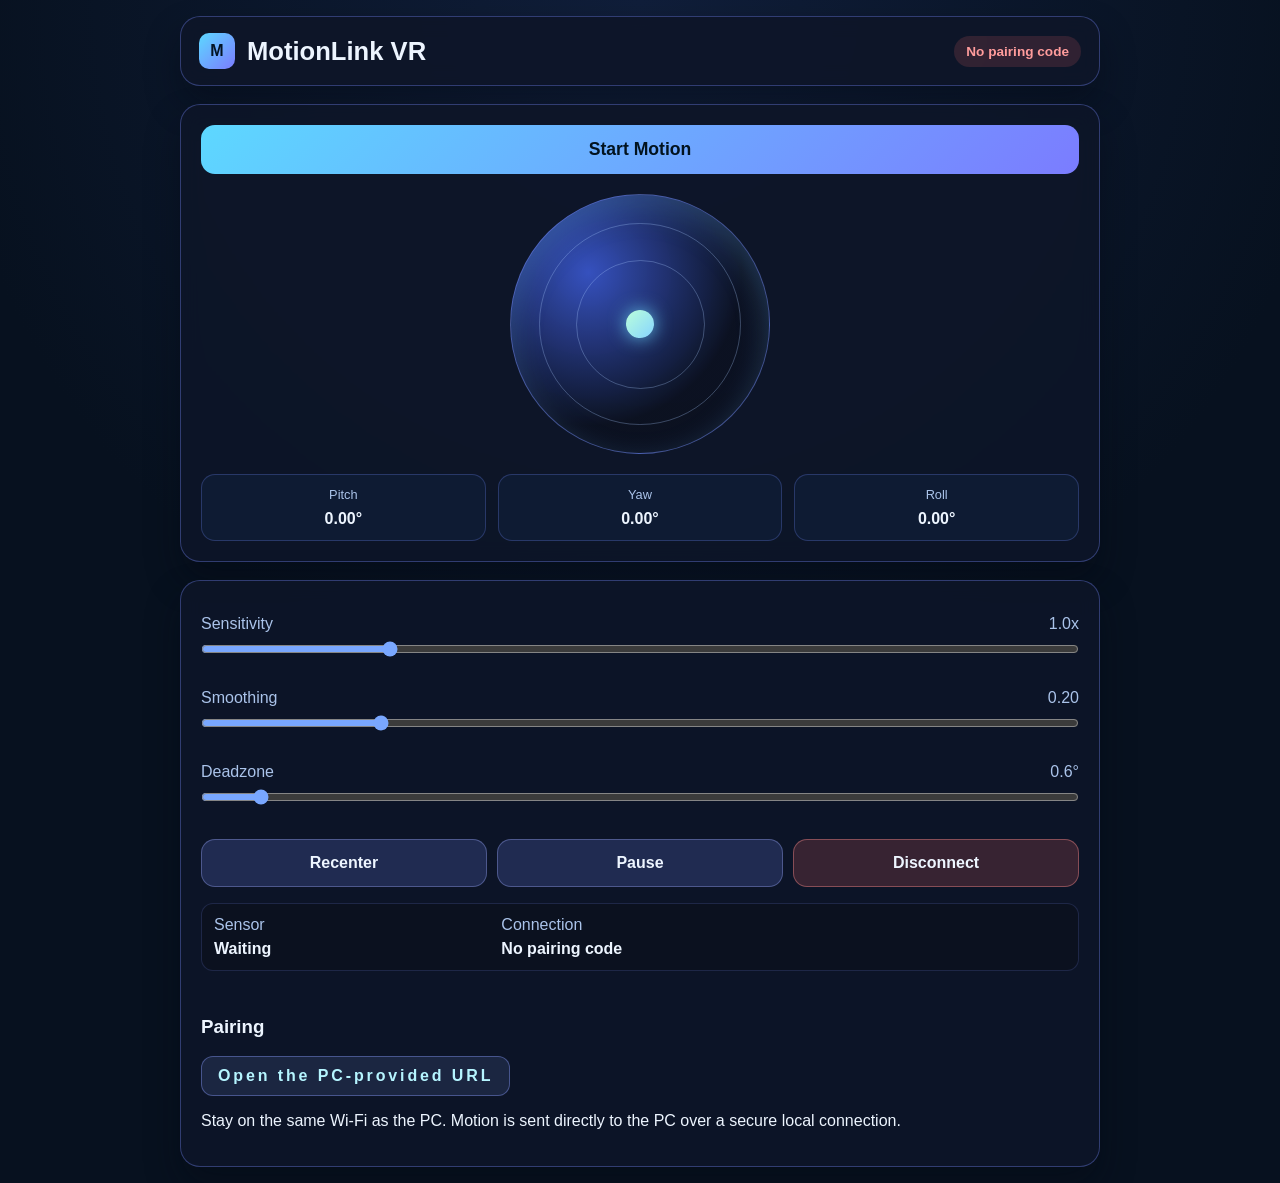
<file: mobile/index.html>
<!doctype html>
<html lang="en">
  <head>
    <meta charset="UTF-8" />
    <meta name="viewport" content="width=device-width, initial-scale=1.0" />
    <meta name="theme-color" content="#0a1020" />
    <title>MotionLink VR</title>
    <link rel="manifest" href="manifest.json" />
    <link rel="stylesheet" href="styles.css" />
  </head>
  <body>
    <div class="app-shell">
      <header class="topbar panel">
        <div class="brand-wrap">
          <div class="logo">M</div>
          <div>
            <h1>MotionLink VR</h1>
          </div>
        </div>
        <div id="connectionBadge" class="badge disconnected">Disconnected</div>
      </header>

      <main class="content">
        <section class="panel hero-panel">
          <button id="startMotionButton" class="primary-button">Start Motion</button>
          <div id="orientationDisplay" class="orientation-display">
            <div class="orb">
              <div id="motionMarker" class="motion-marker"></div>
            </div>
          </div>
          <div class="stats-grid">
            <div class="stat-card">
              <span class="label">Pitch</span>
              <strong id="pitchValue">0.00°</strong>
            </div>
            <div class="stat-card">
              <span class="label">Yaw</span>
              <strong id="yawValue">0.00°</strong>
            </div>
            <div class="stat-card">
              <span class="label">Roll</span>
              <strong id="rollValue">0.00°</strong>
            </div>
          </div>
        </section>

        <section class="panel controls-panel">
          <div class="settings-row">
            <label for="sensitivityRange">Sensitivity</label>
            <output id="sensitivityValue">1.0x</output>
          </div>
          <input id="sensitivityRange" type="range" min="0.2" max="4" step="0.1" value="1.0" />

          <div class="settings-row">
            <label for="smoothingRange">Smoothing</label>
            <output id="smoothingValue">0.20</output>
          </div>
          <input id="smoothingRange" type="range" min="0" max="1" step="0.05" value="0.2" />

          <div class="settings-row">
            <label for="deadzoneRange">Deadzone</label>
            <output id="deadzoneValue">0.6°</output>
          </div>
          <input id="deadzoneRange" type="range" min="0" max="10" step="0.1" value="0.6" />

          <div class="action-row">
            <button id="recenterButton" class="secondary-button">Recenter</button>
            <button id="pauseButton" class="secondary-button">Pause</button>
            <button id="disconnectButton" class="danger-button">Disconnect</button>
          </div>

          <div class="status-box">
            <div><span>Sensor</span><strong id="sensorStatus">Waiting</strong></div>
            <div><span>Connection</span><strong id="connectionStatus">Disconnected</strong></div>
          </div>

          <p id="errorMessage" class="error-message" role="alert" hidden></p>

          <div class="pairing-box">
            <h3>Pairing</h3>
            <div id="pairingCode" class="pairing-code">--</div>
            <p>Stay on the same Wi-Fi as the PC. Motion is sent directly to the PC over a secure local connection.</p>
          </div>
        </section>
      </main>
    </div>

    <script type="module" src="app.js"></script>
  </body>
</html>
</file>
<file: mobile/styles.css>
:root {
  --bg: #07111f;
  --panel: rgba(14, 22, 40, 0.9);
  --panel-border: rgba(118, 138, 255, 0.35);
  --accent: #5dd8ff;
  --accent-2: #7b7cff;
  --focus: #b5f5ff;
  --danger: #ff6b6b;
  --text: #edf5ff;
  --muted: #aac3ea;
  --ok: #70f0b1;
  --warn: #ffca6d;
}

* { box-sizing: border-box; }

html, body {
  margin: 0;
  background: radial-gradient(circle at top, #101e3a, var(--bg) 52%);
  color: var(--text);
  font-family: Segoe UI, Arial, sans-serif;
  min-height: 100%;
}

body {
  display: flex;
  justify-content: center;
  padding: 16px;
}

button, input {
  font: inherit;
}

.app-shell {
  width: min(100%, 920px);
}

.panel {
  background: var(--panel);
  border: 1px solid var(--panel-border);
  border-radius: 20px;
  box-shadow: 0 18px 34px rgba(5, 10, 20, 0.42);
  backdrop-filter: blur(10px);
}

.topbar {
  display: flex;
  justify-content: space-between;
  align-items: center;
  padding: 16px 18px;
  margin-bottom: 18px;
}

.brand-wrap {
  display: flex;
  align-items: center;
  gap: 12px;
}

.logo {
  width: 36px;
  height: 36px;
  border-radius: 10px;
  display: grid;
  place-items: center;
  font-weight: 700;
  background: linear-gradient(135deg, var(--accent), var(--accent-2));
  color: #031424;
}

h1 {
  margin: 0;
  font-size: clamp(1.2rem, 2vw, 2rem);
}

.badge {
  padding: 8px 12px;
  border-radius: 999px;
  font-size: 0.85rem;
  font-weight: 600;
}

.badge.connected { background: rgba(112, 240, 177, 0.15); color: var(--ok); }
.badge.disconnected { background: rgba(255, 107, 107, 0.15); color: #ff9c9c; }

.content {
  display: grid;
  gap: 18px;
}

.hero-panel {
  padding: 20px;
}

.primary-button,
.secondary-button,
.danger-button {
  border: 0;
  border-radius: 14px;
  padding: 14px 18px;
  cursor: pointer;
  color: var(--text);
  font-weight: 700;
  transition: transform 0.2s ease, opacity 0.2s ease;
}

.primary-button {
  width: 100%;
  background: linear-gradient(135deg, var(--accent), var(--accent-2));
  color: #02131f;
  font-size: 1.1rem;
}

.secondary-button {
  background: rgba(115, 133, 255, 0.2);
  border: 1px solid rgba(160, 176, 255, 0.35);
}

.danger-button {
  background: rgba(255, 107, 107, 0.18);
  border: 1px solid rgba(255, 142, 142, 0.4);
}

.primary-button:hover,
.secondary-button:hover,
.danger-button:hover {
  transform: translateY(-1px);
}

.orientation-display {
  display: grid;
  place-items: center;
  margin: 20px 0;
}

.orb {
  position: relative;
  width: min(58vw, 260px);
  height: min(58vw, 260px);
  border-radius: 50%;
  background: radial-gradient(circle at 30% 30%, rgba(72, 108, 255, 0.7), rgba(12, 18, 32, 0.8) 60%);
  border: 1px solid rgba(121, 147, 255, 0.5);
  box-shadow: inset 0 12px 30px rgba(105, 178, 255, 0.25);
  overflow: hidden;
}

.orb::before, .orb::after {
  content: "";
  position: absolute;
  inset: 11%;
  border-radius: 50%;
  border: 1px solid rgba(169, 202, 255, 0.3);
}

.orb::after {
  inset: 25%;
}

.motion-marker {
  position: absolute;
  width: 28px;
  height: 28px;
  border-radius: 50%;
  background: linear-gradient(135deg, #baffdb, #86d4ff);
  box-shadow: 0 0 18px rgba(111, 223, 255, 0.8);
  left: 50%;
  top: 50%;
  transform: translate(-50%, -50%);
  transition: transform 0.1s ease-out;
}

.stats-grid {
  display: grid;
  grid-template-columns: repeat(3, minmax(0, 1fr));
  gap: 12px;
}

.stat-card {
  background: rgba(17, 32, 57, 0.7);
  border: 1px solid rgba(118, 138, 255, 0.26);
  border-radius: 14px;
  padding: 12px 10px;
  text-align: center;
}

.label {
  display: block;
  color: var(--muted);
  margin-bottom: 8px;
  font-size: 0.8rem;
}

.controls-panel {
  padding: 20px;
}

.settings-row {
  display: flex;
  justify-content: space-between;
  align-items: center;
  margin-top: 14px;
  color: var(--muted);
}

input[type="range"] {
  width: 100%;
  accent-color: #79a7ff;
  margin: 8px 0 18px;
}

.action-row {
  display: grid;
  grid-template-columns: repeat(3, minmax(0, 1fr));
  gap: 10px;
  margin: 16px 0;
}

.status-box {
  display: grid;
  grid-template-columns: repeat(3, minmax(0, 1fr));
  gap: 10px;
  margin-top: 8px;
  padding: 12px;
  background: rgba(12, 18, 31, 0.7);
  border-radius: 12px;
  border: 1px solid rgba(118, 138, 255, 0.18);
}

.status-box div {
  display: flex;
  flex-direction: column;
  gap: 6px;
  color: var(--muted);
}

.status-box strong { color: var(--text); }

.pairing-box {
  margin-top: 18px;
  padding-top: 8px;
}

.pairing-code {
  display: inline-block;
  background: rgba(92, 109, 173, 0.2);
  border: 1px solid rgba(138, 158, 255, 0.4);
  color: var(--focus);
  border-radius: 12px;
  font-weight: 700;
  padding: 10px 16px;
  letter-spacing: 0.18em;
}

.error-message {
  color: #ffd2d2;
  background: rgba(130, 32, 48, 0.35);
  border: 1px solid rgba(255, 142, 142, 0.45);
  border-radius: 10px;
  padding: 12px;
}

.qr-box {
  margin-top: 12px;
  border: 1px dashed rgba(163, 181, 255, 0.5);
  border-radius: 12px;
  padding: 18px;
  text-align: center;
  color: var(--muted);
}

@media (max-width: 620px) {
  body { padding: 10px; }
  .topbar { padding: 12px 14px; }
  .hero-panel, .controls-panel { padding: 14px; }
  .stats-grid, .status-box, .action-row { grid-template-columns: 1fr; }
  .topbar { flex-direction: column; align-items: flex-start; gap: 10px; }
}
</file>
